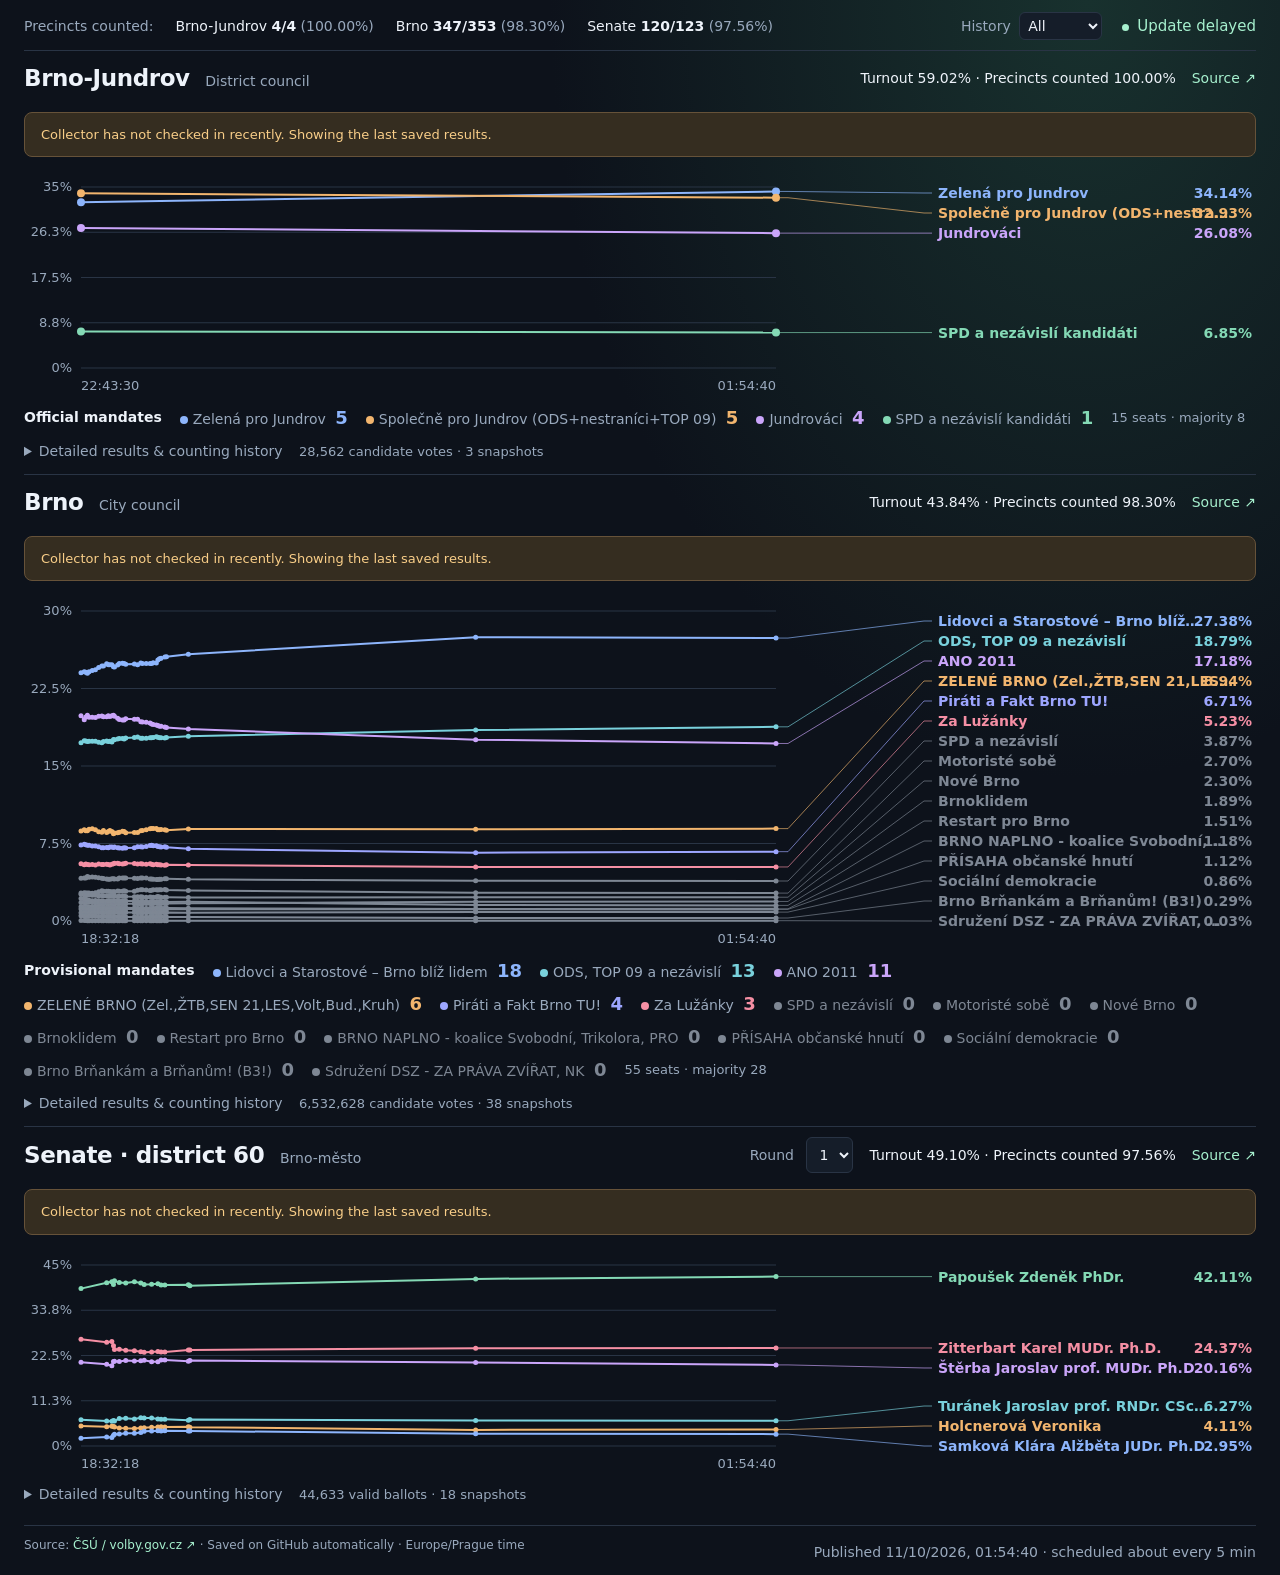
<file: docs/index.html>
<!doctype html>
<html lang="en">
<head>
  <meta charset="utf-8">
  <meta name="published-dashboard" content="true">
  <meta name="viewport" content="width=device-width,initial-scale=1">
  <title>Election watch · Brno 2026</title>
  <link rel="stylesheet" href="./style.css">
  <script defer src="./app.js"></script>
</head>
<body>
  <main>
    <div class="compact-toolbar"><div id="overview" aria-label="Precincts counted"></div><label>History <select id="range"><option value="0">All</option><option value="1">1 hour</option><option value="3">3 hours</option><option value="6">6 hours</option></select></label><span id="connection" role="status">Connecting…</span></div>
    <div id="error" role="alert" hidden></div>
    <section class="workspace">
      <div id="detail"></div>
    </section>
    <footer><span>Source: <a href="https://volby.gov.cz" target="_blank" rel="noreferrer">ČSÚ / volby.gov.cz ↗</a> · Saved on GitHub automatically · Europe/Prague time</span><span id="countdown"></span></footer>
  </main>
</body>
</html>
</file>
<file: docs/style.css>
:root{color-scheme:dark;--bg:#0d121b;--panel:#151d29;--line:#293445;--muted:#99a9bd;--text:#eef3fa;--accent:#a6f0ce}*{box-sizing:border-box}body{margin:0;background:radial-gradient(ellipse at 85% 0,#18312e 0,transparent 35%),var(--bg);color:var(--text);font:15px/1.5 system-ui,-apple-system,BlinkMacSystemFont,"Segoe UI",sans-serif}main{max-width:1480px;margin:auto;padding:48px 40px}header{display:flex;justify-content:space-between;gap:24px;align-items:center;margin-bottom:36px}.eyebrow{color:var(--accent);font-size:11px;font-weight:700;letter-spacing:2px}h1{font-size:48px;letter-spacing:-2px;line-height:1.15;margin:13px 0}h1 span{color:var(--accent);margin-left:12px}p{color:var(--muted);margin:8px 0}h2,h3{margin:0}h2{font-size:25px;letter-spacing:-.7px}h3{font-size:16px}.connection{text-align:right;white-space:nowrap}#connection{font-size:13px;color:var(--accent)}#connection:before{content:"";display:inline-block;width:7px;height:7px;background:currentColor;border-radius:50%;margin-right:8px}small{display:block;color:var(--muted);font-size:12px}#countdown{margin-top:6px}.overview{display:grid;grid-template-columns:repeat(3,1fr);gap:18px;margin-bottom:32px}.card{display:block;text-align:left;border:1px solid var(--line);border-radius:15px;padding:23px;background:var(--panel);color:var(--text);cursor:pointer;font:inherit;width:100%}.card.active{border-color:#80c3ac;background:linear-gradient(140deg,#1b322f,var(--panel))}.card-top,.section-heading,.title-row{display:flex;align-items:center;justify-content:space-between;gap:16px}.tag{font-size:10px;letter-spacing:1px;text-transform:uppercase;background:#24382f;color:var(--accent);padding:5px 8px;border-radius:5px}.card h3{font-size:20px}.card p{font-size:12px;min-height:36px}.big{font-size:35px;font-weight:650;letter-spacing:-1.5px}.big small{display:inline;font-size:12px;letter-spacing:0;font-weight:400;margin-left:9px}.progress{height:4px;background:#2d3846;border-radius:5px;overflow:hidden;margin:12px 0}.progress span{display:block;height:100%;background:var(--accent)}.card-bottom{display:flex;justify-content:space-between;color:var(--muted);font-size:12px}.toolbar{display:flex;justify-content:space-between;align-items:center;gap:16px;border-bottom:1px solid var(--line);margin-bottom:26px}nav{display:flex;gap:24px}nav button{border:0;border-bottom:2px solid transparent;background:none;color:var(--muted);font:inherit;padding:14px 0;cursor:pointer}nav button.active{color:var(--accent);border-color:var(--accent)}label{font-size:12px;color:var(--muted)}select{background:var(--panel);color:var(--text);border:1px solid var(--line);padding:8px;border-radius:6px;margin-left:8px}a{color:var(--accent);text-decoration:none}a:hover{text-decoration:underline}.title-row{margin:24px 0}.links{display:flex;gap:16px;font-size:12px}.stats{display:grid;grid-template-columns:repeat(4,1fr);gap:18px;margin:20px 0}.stat{border-left:2px solid var(--line);padding-left:15px}.stat span{display:block;color:var(--muted);font-size:12px}.stat strong{display:block;font-size:24px;font-weight:550;margin-top:4px}.layout{display:grid;grid-template-columns:1.05fr 1fr;gap:22px;align-items:start}.panel{background:var(--panel);border:1px solid var(--line);border-radius:14px;padding:22px;margin-bottom:22px;min-width:0}.section-heading{margin-bottom:14px}.section-heading small{font-size:11px}.chart{width:100%;display:block;height:auto;overflow:visible}.chart text{fill:var(--muted);font:10px system-ui}.chart .grid{stroke:var(--line);stroke-width:1}.legend{display:flex;flex-wrap:wrap;gap:7px 14px;margin-top:12px}.legend label{cursor:pointer;font-size:11px;display:flex;align-items:center;gap:4px}.legend input{accent-color:var(--accent);margin:0}.dot{width:8px;height:8px;display:inline-block;border-radius:50%;margin-right:6px;flex-shrink:0}.empty{padding:42px 18px;text-align:center;color:var(--muted);border:1px dashed var(--line);border-radius:10px}.note{font-size:12px;color:var(--muted);margin-top:14px}.warning,#error{padding:12px 16px;background:#352d20;color:#f9ce88;border:1px solid #665239;border-radius:8px;font-size:13px;margin:16px 0}table{width:100%;border-collapse:collapse;font-size:12px}th{text-align:right;color:var(--muted);font-size:10px;text-transform:uppercase;letter-spacing:.7px;font-weight:500;padding:10px 6px;border-bottom:1px solid var(--line)}th:first-child{text-align:left}td{padding:12px 6px;border-bottom:1px solid #24303e;text-align:right;font-variant-numeric:tabular-nums}td:first-child{text-align:left;width:54%}.party{display:flex;align-items:baseline;font-weight:550}.bar{height:3px;background:#293442;margin-top:7px;border-radius:4px}.bar span{display:block;height:100%;border-radius:4px}.up{color:#a6f0ce}.down{color:#f3a4ab}.table-scroll{overflow-x:auto}footer{display:flex;justify-content:space-between;gap:20px;border-top:1px solid var(--line);padding-top:22px;margin-top:20px;color:var(--muted);font-size:11px}button:focus-visible,a:focus-visible,select:focus-visible{outline:2px solid var(--accent);outline-offset:4px}@media(min-width:1200px){.panel.results{position:sticky;top:20px}}@media(max-width:1000px){main{padding:30px 22px}.layout{grid-template-columns:1fr}.overview{gap:10px}.card{padding:16px}.card h3{font-size:17px}.toolbar{flex-wrap:wrap;padding-bottom:12px}}@media(max-width:650px){main{padding:26px 16px}header{display:block}h1{font-size:38px}.connection{text-align:left;margin-top:20px}.overview{grid-template-columns:1fr}.card p{min-height:0}.card .big{font-size:28px}.card{padding:16px}.card-bottom{font-size:11px}.title-row{align-items:start;flex-direction:column}.stats{grid-template-columns:repeat(2,1fr);gap:18px}.toolbar nav{gap:15px;flex-wrap:wrap}nav button{font-size:12px}.panel{padding:16px}footer{flex-direction:column}h2{font-size:23px}}
:root{font-size:17px}
body{font-size:17px}
h2{font-size:29px}
h3{font-size:19px}
small,.card p,.card-bottom,.big small,.links,label,.stat span,.note{font-size:14px}
.eyebrow,.tag,.section-heading small,th,footer{font-size:13px}
#connection{font-size:15px}
#countdown{font-size:14px}
.stat strong{font-size:28px}
table{font-size:15px}
td{padding:14px 6px}
.legend label{font-size:14px}
.legend input{width:16px;height:16px}
.chart text{font-size:13px}
select{font:inherit}
.toolbar{padding-bottom:18px}
.election-section{scroll-margin-top:24px;padding-bottom:36px}
.election-section + .election-section{border-top:2px solid var(--line);padding-top:24px}
.card:hover{text-decoration:none;border-color:var(--accent)}
.links{flex-wrap:wrap}
.panel.results{position:static}
@media(max-width:650px){
  h2{font-size:26px}
  .card h3{font-size:21px}
  .card-bottom{font-size:14px}
  .section-heading{flex-wrap:wrap;gap:6px}
  .links{gap:12px}
  table{font-size:14px}
  th{font-size:12px}
}
/* Compact, chart-first view. */
main{max-width:1548px;padding:12px 24px}
.compact-toolbar{display:flex;align-items:center;flex-wrap:wrap;gap:12px 20px;border-bottom:1px solid var(--line);padding-bottom:10px;font-size:14px}
#overview{display:flex;align-items:center;flex-wrap:wrap;gap:8px 22px;flex:1}
#overview>a{white-space:nowrap;color:var(--text)}
#overview>span,#overview a span{color:var(--muted)}
.compact-toolbar select{padding:4px;margin-left:4px}
.election-section{padding:10px 0 8px;scroll-margin-top:8px}
.election-section + .election-section{border-top:1px solid var(--line);padding-top:10px}
.title-row{margin:0 0 6px;gap:8px}
h2{font-size:23px;letter-spacing:-.4px}
.section-context{font-size:14px;color:var(--muted);font-weight:400;letter-spacing:0;margin-left:8px}
.links{font-size:14px;gap:16px;align-items:center}
.chart-scroll{overflow-x:auto;width:100%}
.chart{min-width:850px}
.chart text{font-size:13px}
.chart .end-label{font-size:14px;font-weight:550}
.series-line,.label-connector{transition:stroke-width .12s ease,opacity .12s ease}
.chart-series.highlighted .series-line{stroke-width:5}
.chart-series.highlighted circle{r:4px}
.chart-label{cursor:default}
.chart-label.highlighted .label-connector{stroke-width:3;opacity:1}
.chart-label.highlighted .end-label{font-weight:750}
.chart-label:focus{outline:none}
.mandates{display:flex;flex-wrap:wrap;align-items:center;gap:6px 18px;margin:6px 0;font-size:14px}
.mandates>span{color:var(--muted)}
.mandate-party b{font-size:18px;margin-left:5px}
.mandate-party .dot{margin-right:5px}
.mandate-total{font-size:13px}
.empty{padding:16px;text-align:left;border:0;background:var(--panel);font-size:15px}
details{margin-top:4px}
summary{cursor:pointer;color:var(--muted);font-size:14px;padding:4px 0}
summary span{font-size:13px;margin-left:12px}
details[open]>summary{margin-bottom:12px}
.panel{background:none;border:0;border-radius:0;padding:8px 0;margin-bottom:8px}
footer{margin-top:8px;padding-top:10px;font-size:12px}
@media(max-width:650px){
  main{padding:10px 12px}
  .title-row{gap:4px}
  h2{font-size:22px}
  .section-context{display:block;margin-left:0;font-size:13px}
  .compact-toolbar{gap:8px 16px}
  #overview{flex-basis:100%;gap:6px 12px}
  #overview>span{flex-basis:100%}
  summary span{display:block;margin-left:16px}
}
</file>
